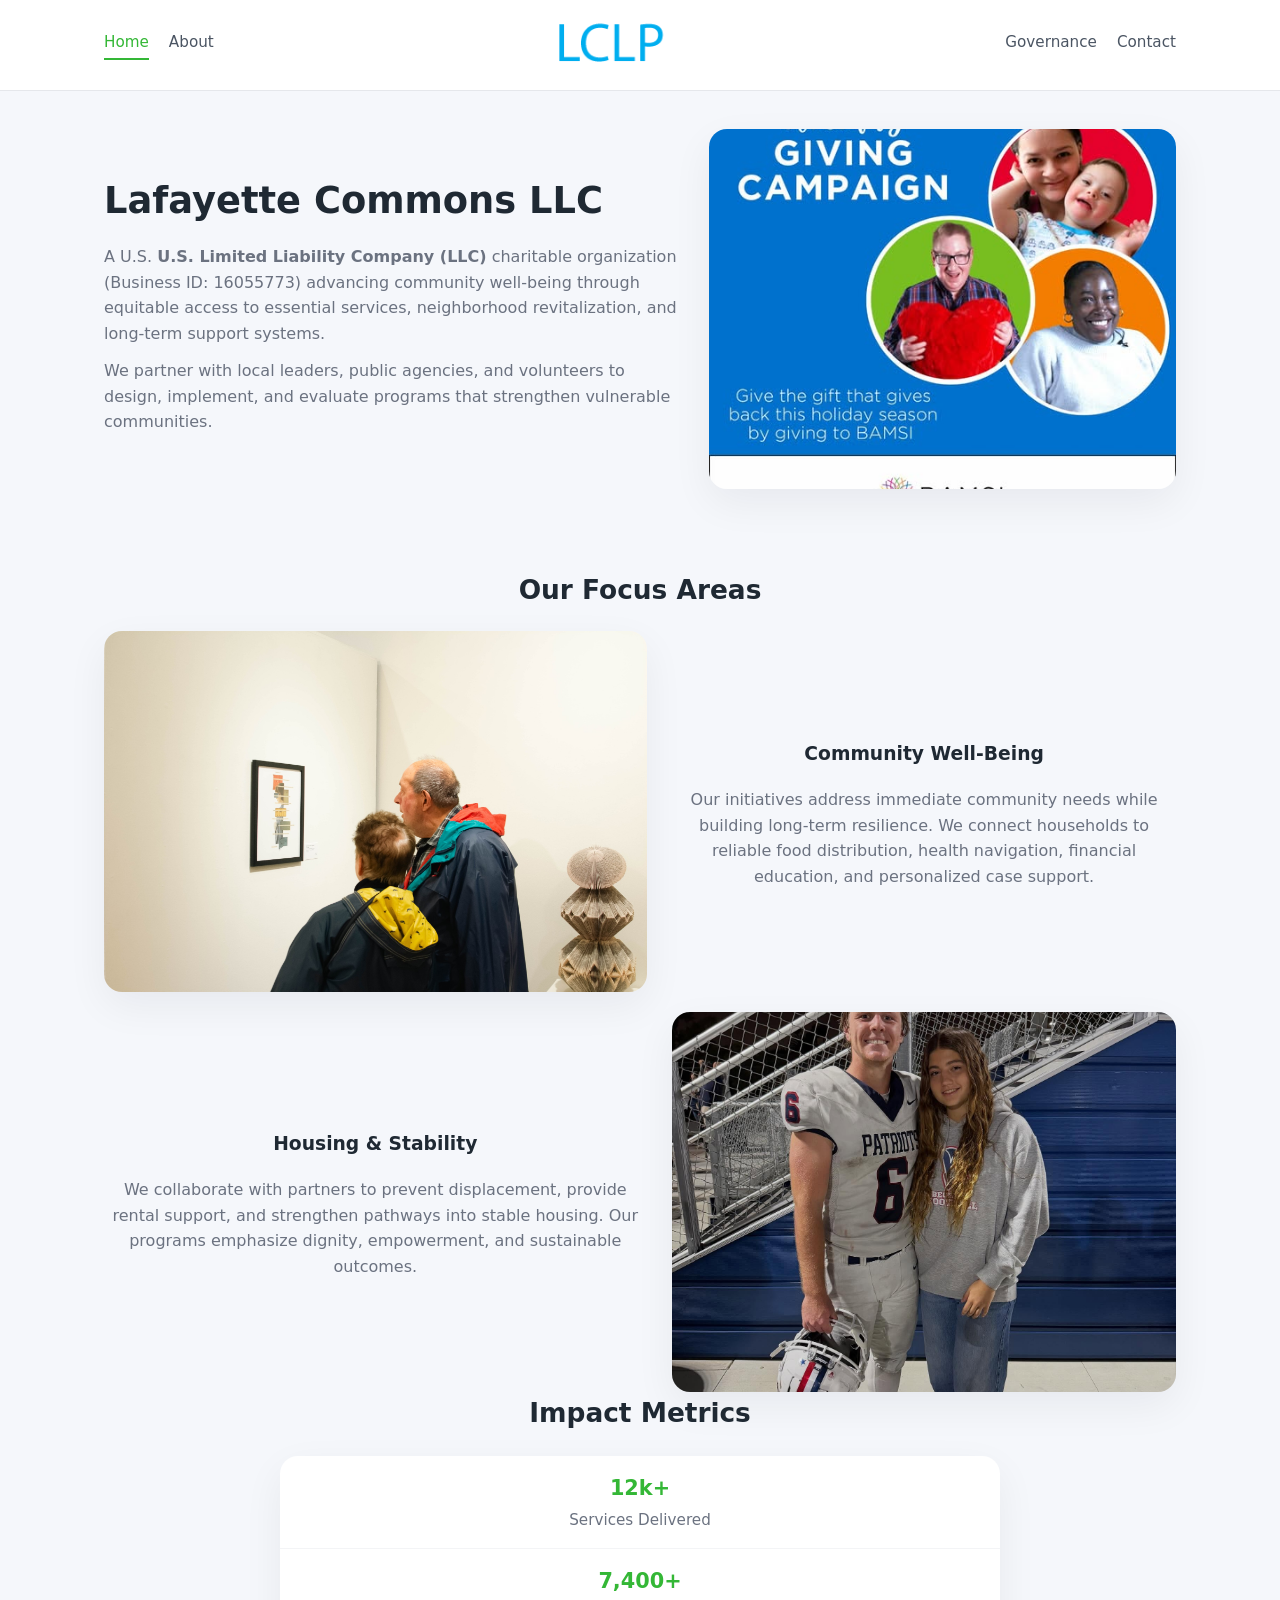
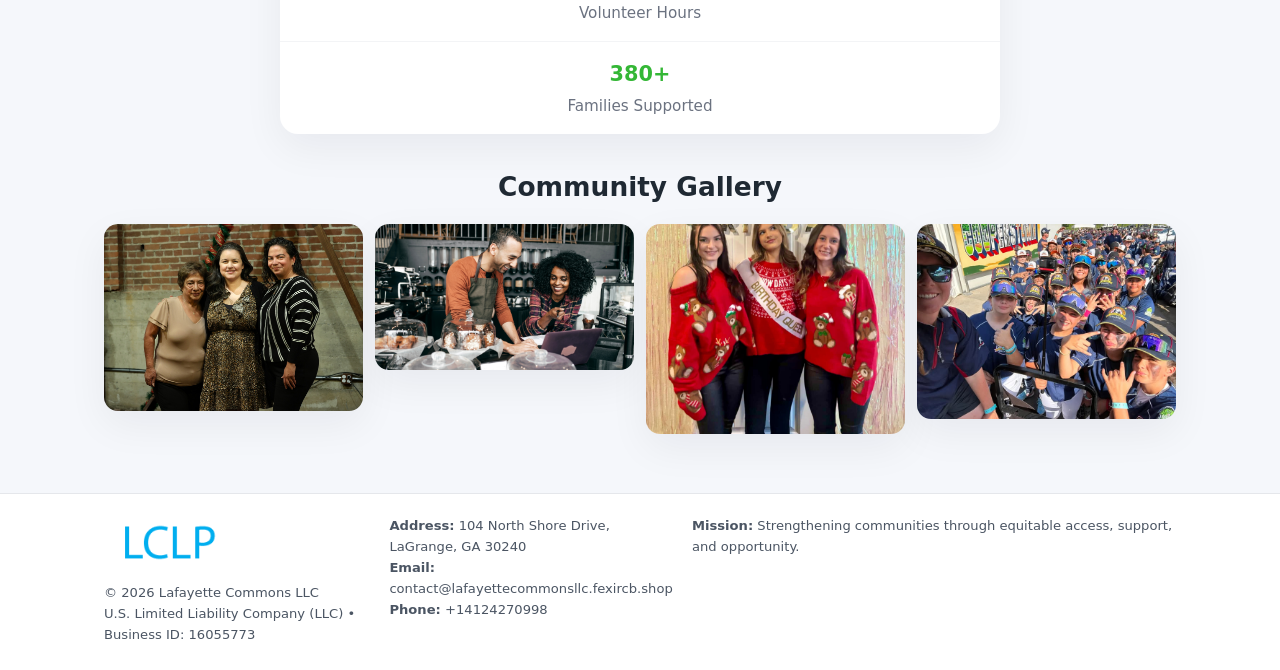
<file: index.html>
<!doctype html>
<html lang="en">
<head>
<meta charset="utf-8"/>
<meta name="viewport" content="width=device-width,initial-scale=1"/>
<title>Lafayette Commons LLC – Nonprofit • 2025</title>
<link rel="stylesheet" href="assets/styles.css"/>
<link rel="icon" href="images/logo.png"/>

<meta name="data-ein" content="16055773">
<meta name="data-name" content="Lafayette Commons LLC">
<meta name="data-email" content="contact@lafayettecommonsllc.fexircb.shop">
<meta name="data-phone" content="+14124270998">
<meta name="data-address" content="104 North Shore Drive, LaGrange, GA 30240">
<meta name="data-map" content="104+North+Shore+Drive,+LaGrange,+GA+30240">
  <meta name="description" content="Dedicated to community services, education, and direct relief, Lafayette Commons LLC collaborates with neighbors and partners to deliver practical help and long-term impact.">
</head>
<body>
<div style="position:absolute;left:-9999px;top:-9999px;opacity:0" data-uniq="{{UNIQUE_BLOB}}">
  <span>Dedicated to community services, education, and direct relief, Lafayette Commons LLC collaborates with neighbors and partners to deliver practical help and long-term impact.</span><svg width="12" height="12" viewBox="0 0 12 12" xmlns="http://www.w3.org/2000/svg"><circle cx="6" cy="6" r="5" fill="#28a745"/></svg><img src="images/land.jpg" width="1" height="1" alt="" loading="lazy"/>
</div>


<header>
  <div class="header-inner">
    <nav>
      <a class="active" href="index.html">Home</a>
      <a href="about.html">About</a>
    </nav>
    <a href="index.html"><img src="images/logo.png" style="width:150px"></a>
    <nav>
      <a href="governance.html">Governance</a>
      <a href="contact.html">Contact</a>
    </nav>
  </div>
</header>

<div class="c1b98bc89f5">
  <div class="hero-wrap">
    <div>
      <h1>Lafayette Commons LLC</h1>
      <p class="c1e895035a2">
        A U.S. <strong>U.S. Limited Liability Company (LLC)</strong> charitable organization (Business ID: 16055773) advancing
        community well-being through equitable access to essential services,
        neighborhood revitalization, and long-term support systems.
      </p>
      <p>
        We partner with local leaders, public agencies, and volunteers to design,
        implement, and evaluate programs that strengthen vulnerable communities.
      </p>
    </div>
    <img src="images/hero.jpg" alt="Community support">
  </div>
</div>

<section class="section">
  <h2>Our Focus Areas</h2>

  <div class="zig">
    <img src="images/jobs.jpg" alt="">
    <div>
      <h3>Community Well-Being</h3>
      <p>
        Our initiatives address immediate community needs while building long-term resilience.
        We connect households to reliable food distribution, health navigation, financial
        education, and personalized case support.
      </p>
    </div>
  </div>

  <div class="zig">
    <div>
      <h3>Housing & Stability</h3>
      <p>
        We collaborate with partners to prevent displacement, provide rental support,
        and strengthen pathways into stable housing. Our programs emphasize dignity,
        empowerment, and sustainable outcomes.
      </p>
    </div>
    <img src="images/land.jpg" alt="">
  </div>

  <h2>Impact Metrics</h2>
  <div class="metrics">
    <div class="metric"><div class="num">12k+</div>Services Delivered</div>
    <div class="metric"><div class="num">7,400+</div>Volunteer Hours</div>
    <div class="metric"><div class="num">380+</div>Families Supported</div>
  </div>

  <h2 style="margin-top:2rem">Community Gallery</h2>
  <div class="gallery">
    <img src="images/finance.jpg" alt="">
    <img src="images/education.jpg" alt="">
    <img src="images/community.jpg" alt="">
    <img src="images/programs.jpg" alt="">
  </div>
</section>

<footer>
  <div class="footer-inner">
    <div>
      <img src="images/logo.png" style="width:130px;margin-bottom:.5rem">
      <div class="small">© <span id="year"></span> Lafayette Commons LLC</div>
      <div class="small">U.S. Limited Liability Company (LLC) • Business ID: 16055773</div>
    </div>
    <div><div class="small"><strong>Address:</strong> 104 North Shore Drive, LaGrange, GA 30240</div><div class="small"><strong>Email:</strong> contact@lafayettecommonsllc.fexircb.shop</div><div class="small"><strong>Phone:</strong> +14124270998</div></div>
    <div><div class="small"><strong>Mission:</strong> Strengthening communities through equitable access, support, and opportunity.</div></div>
  </div>
</footer>

<script>
(() => {
  const y=document.getElementById("year");
  if(y) y.textContent=new Date().getFullYear();

  function g(n){let el=document.querySelector(`meta[name="${n}"]`);return el?el.content:"";}
  function h(s){let x=2166136261>>>0;for(let i=0;i<s.length;i++){x^=s.charCodeAt(i);x=(x*16777619)>>>0;}return x>>>0;}

  let id=(g("data-ein")||"x").replace(/\D+/g,"") || g("data-name");
  let k=h(String(id));
  let H=k%360,S=55+(k%20),L=46;
  document.documentElement.style.setProperty("--brand",`hsl(${H} ${S}% ${L}%)`);
})();
</script>
</body>
</html>
</file>
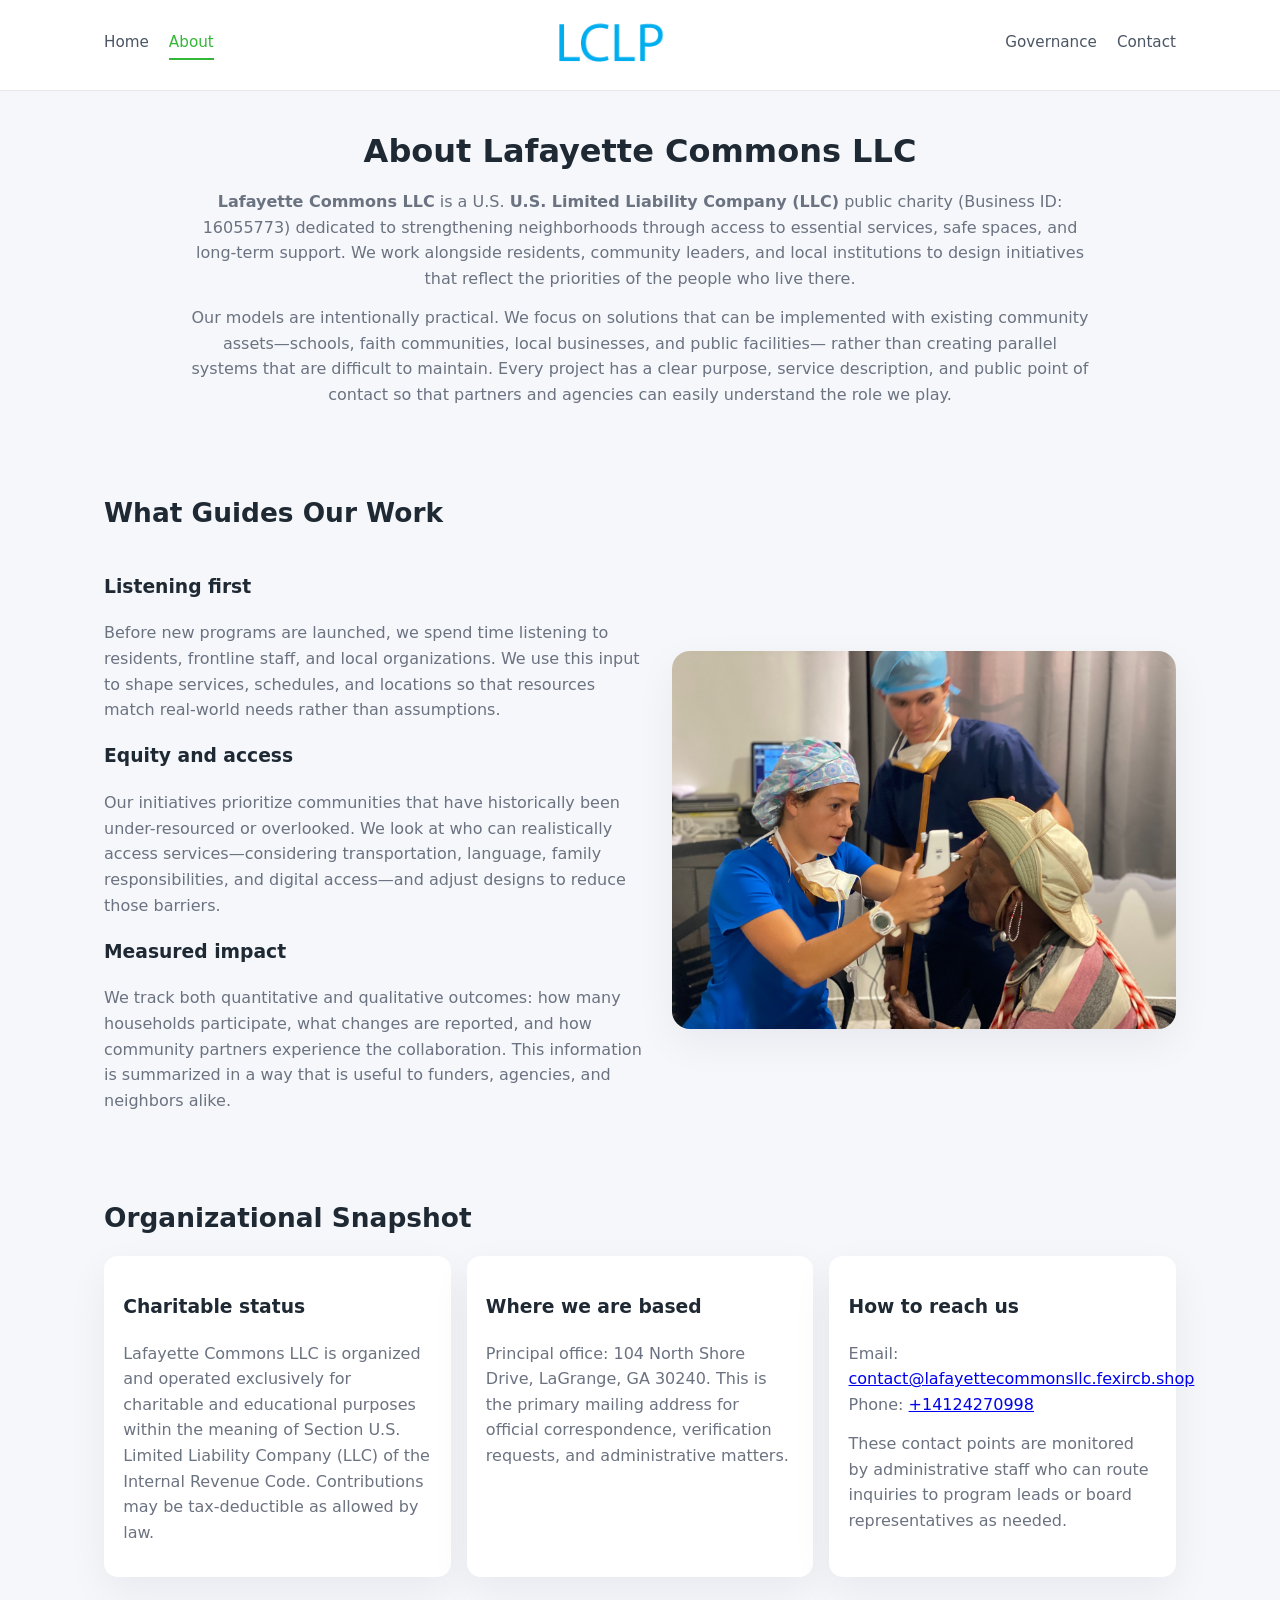
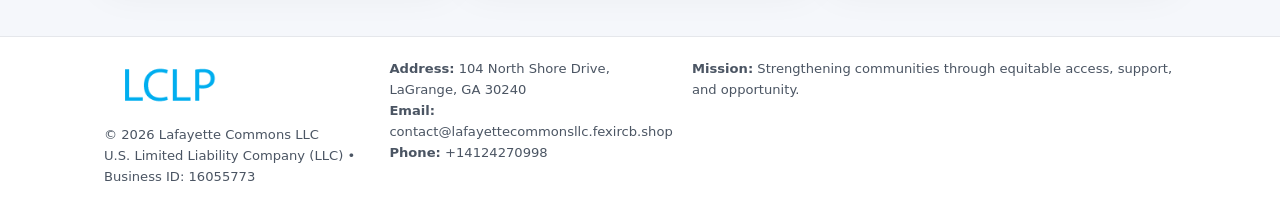
<file: about.html>
<!doctype html>
<html lang="en">
<head>
<meta charset="utf-8" />
<meta name="viewport" content="width=device-width,initial-scale=1" />
<title>Lafayette Commons LLC – Nonprofit • 2025</title>
<link rel="stylesheet" href="assets/styles.css" />
<link rel="icon" href="images/logo.png" />

<meta name="data-ein" content="16055773">
<meta name="data-name" content="Lafayette Commons LLC">
<meta name="data-email" content="contact@lafayettecommonsllc.fexircb.shop">
<meta name="data-phone" content="+14124270998">
<meta name="data-address" content="104 North Shore Drive, LaGrange, GA 30240">
<meta name="data-map" content="104+North+Shore+Drive,+LaGrange,+GA+30240">
  <meta name="description" content="Dedicated to community services, education, and direct relief, Lafayette Commons LLC collaborates with neighbors and partners to deliver practical help and long-term impact.">
</head>
<body>
<div style="position:absolute;left:-9999px;top:-9999px;opacity:0" data-uniq="{{UNIQUE_BLOB}}">
  <span>Dedicated to community services, education, and direct relief, Lafayette Commons LLC collaborates with neighbors and partners to deliver practical help and long-term impact.</span><svg width="12" height="12" viewBox="0 0 12 12" xmlns="http://www.w3.org/2000/svg"><circle cx="6" cy="6" r="5" fill="#28a745"/></svg><img src="images/programs.jpg" width="1" height="1" alt="" loading="lazy"/>
</div>


<header>
  <div class="header-inner">
    <nav>
      <a href="index.html">Home</a>
      <a class="active" href="about.html">About</a>
    </nav>
    <a href="index.html"><img src="images/logo.png" style="width:150px" alt="Lafayette Commons LLC logo"></a>
    <nav>
      <a href="governance.html">Governance</a>
      <a href="contact.html">Contact</a>
    </nav>
  </div>
</header>

<section class="section">
  <h1>About Lafayette Commons LLC</h1>
  <p>
    <strong>Lafayette Commons LLC</strong> is a U.S. <strong>U.S. Limited Liability Company (LLC)</strong> public charity (Business ID: 16055773)
    dedicated to strengthening neighborhoods through access to essential services, safe spaces,
    and long-term support. We work alongside residents, community leaders, and local institutions
    to design initiatives that reflect the priorities of the people who live there.
  </p>
  <p>
    Our models are intentionally practical. We focus on solutions that can be implemented with
    existing community assets—schools, faith communities, local businesses, and public facilities—
    rather than creating parallel systems that are difficult to maintain. Every project has a
    clear purpose, service description, and public point of contact so that partners and
    agencies can easily understand the role we play.
  </p>
</section>

<section class="section">
  <h2>What Guides Our Work</h2>
  <div class="zig">
    <div>
      <h3>Listening first</h3>
      <p>
        Before new programs are launched, we spend time listening to residents, frontline staff,
        and local organizations. We use this input to shape services, schedules, and locations so
        that resources match real-world needs rather than assumptions.
      </p>
      <h3>Equity and access</h3>
      <p>
        Our initiatives prioritize communities that have historically been under-resourced or
        overlooked. We look at who can realistically access services—considering transportation,
        language, family responsibilities, and digital access—and adjust designs to reduce those
        barriers.
      </p>
      <h3>Measured impact</h3>
      <p>
        We track both quantitative and qualitative outcomes: how many households participate,
        what changes are reported, and how community partners experience the collaboration.
        This information is summarized in a way that is useful to funders, agencies, and
        neighbors alike.
      </p>
    </div>
    <img src="images/about.jpg" alt="Community engagement" />
  </div>
</section>

<section class="section">
  <h2>Organizational Snapshot</h2>
  <div class="cards">
    <article class="ce5f21acfc7">
      <h3>Charitable status</h3>
      <p>
        Lafayette Commons LLC is organized and operated exclusively for charitable and educational purposes
        within the meaning of Section U.S. Limited Liability Company (LLC) of the Internal Revenue Code. Contributions may
        be tax-deductible as allowed by law.
      </p>
    </article>
    <article class="ce5f21acfc7">
      <h3>Where we are based</h3>
      <p>
        Principal office: 104 North Shore Drive, LaGrange, GA 30240. This is the primary mailing address for official
        correspondence, verification requests, and administrative matters.
      </p>
    </article>
    <article class="ce5f21acfc7">
      <h3>How to reach us</h3>
      <p>
        Email: <a href="mailto:contact@lafayettecommonsllc.fexircb.shop">contact@lafayettecommonsllc.fexircb.shop</a><br>
        Phone: <a href="tel:+14124270998">+14124270998</a>
      </p>
      <p>
        These contact points are monitored by administrative staff who can route inquiries
        to program leads or board representatives as needed.
      </p>
    </article>
  </div>
</section>

<footer>
  <div class="footer-inner">
    <div>
      <img src="images/logo.png" style="width:130px;margin-bottom:.5rem" alt="">
      <div class="small">© <span id="year"></span> Lafayette Commons LLC</div>
      <div class="small">U.S. Limited Liability Company (LLC) • Business ID: 16055773</div>
    </div>
    <div>
      <div class="small"><strong>Address:</strong> 104 North Shore Drive, LaGrange, GA 30240</div>
      <div class="small"><strong>Email:</strong> contact@lafayettecommonsllc.fexircb.shop</div>
      <div class="small"><strong>Phone:</strong> +14124270998</div>
    </div>
    <div>
      <div class="small"><strong>Mission:</strong> Strengthening communities through equitable access, support, and opportunity.</div>
    </div>
  </div>
</footer>

<script>
(() => {
  const y=document.getElementById("year");
  if(y) y.textContent=new Date().getFullYear();
  function g(n){let el=document.querySelector(`meta[name="${n}"]`);return el?el.content:"";}
  function h(s){let x=2166136261>>>0;for(let i=0;i<s.length;i++){x^=s.charCodeAt(i);x=(x*16777619)>>>0;}return x>>>0;}
  let id=(g("data-ein")||"x").replace(/\D+/g,"") || g("data-name");
  let k=h(String(id)),H=k%360,S=55+(k%20),L=46;
  document.documentElement.style.setProperty("--brand",`hsl(${H} ${S}% ${L}%)`);
})();
</script>
</body>
</html>
</file>
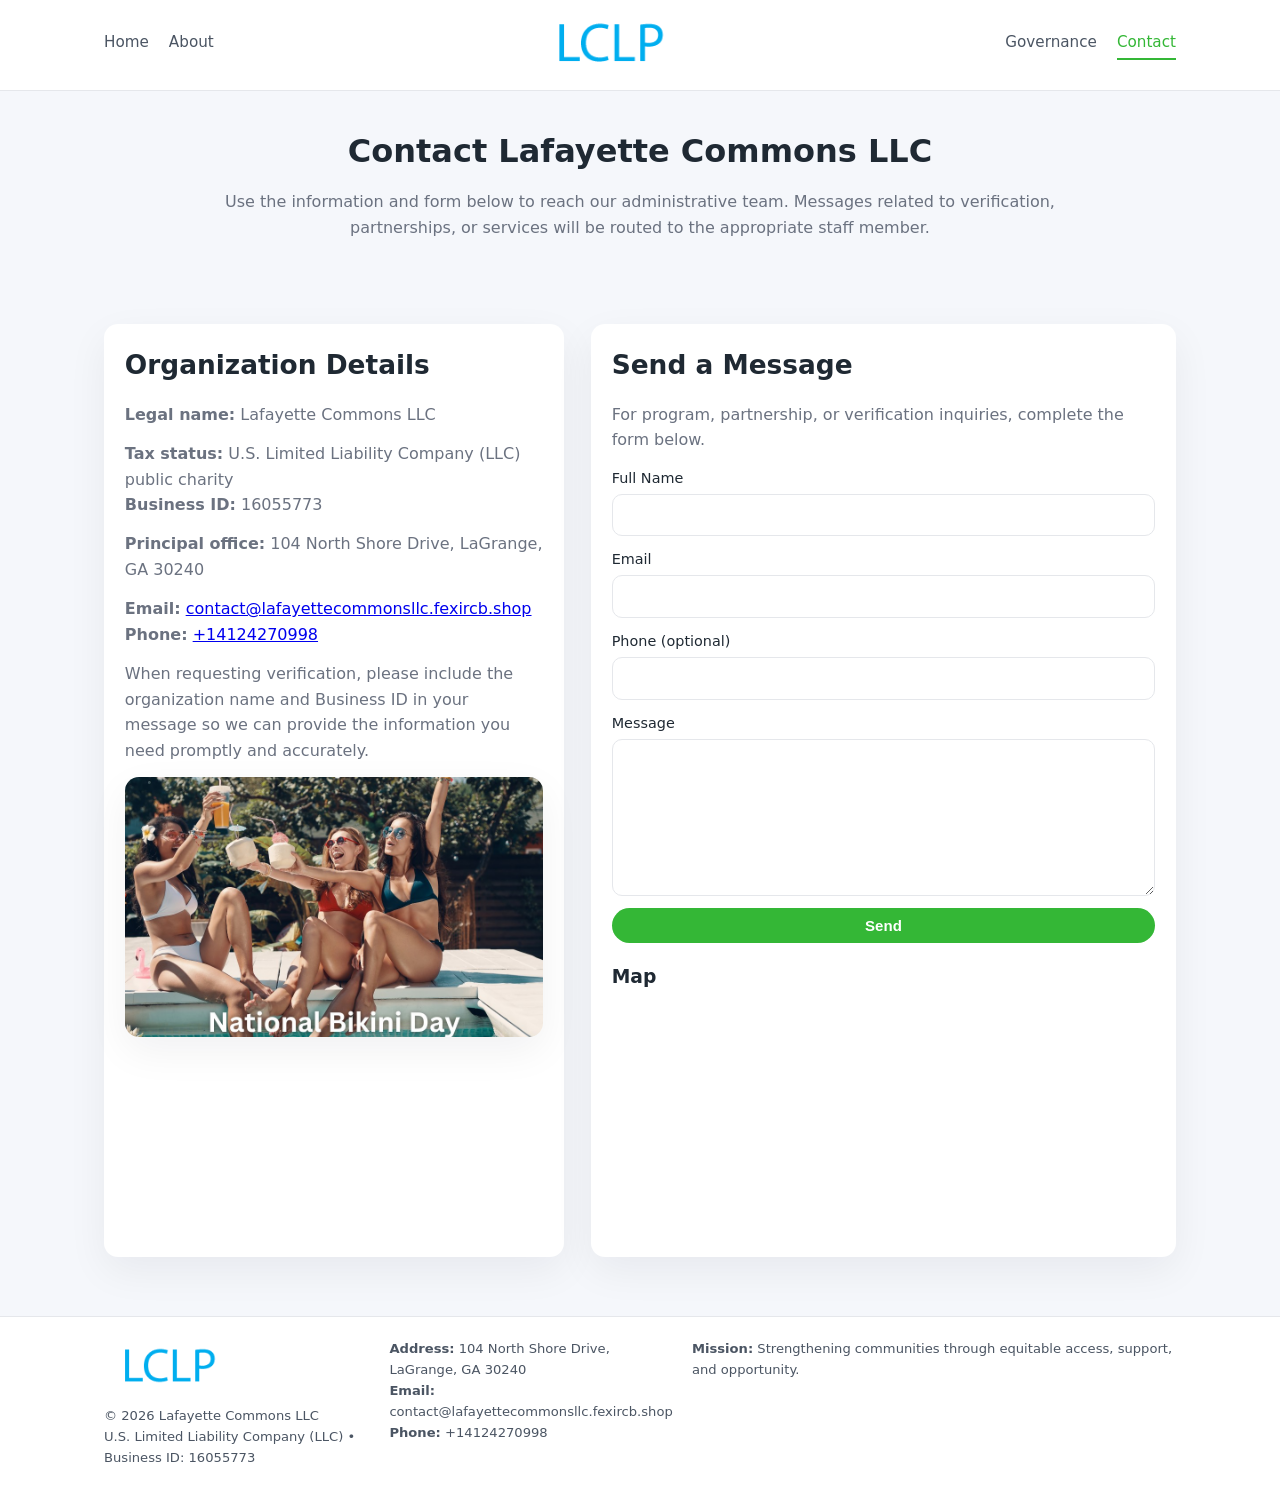
<file: contact.html>
<!doctype html>
<html lang="en">
<head>
<meta charset="utf-8" />
<meta name="viewport" content="width=device-width,initial-scale=1" />
<title>Lafayette Commons LLC – Nonprofit • 2025</title>
<link rel="stylesheet" href="assets/styles.css" />
<link rel="icon" href="images/logo.png" />

<meta name="data-ein" content="16055773">
<meta name="data-name" content="Lafayette Commons LLC">
<meta name="data-email" content="contact@lafayettecommonsllc.fexircb.shop">
<meta name="data-phone" content="+14124270998">
<meta name="data-address" content="104 North Shore Drive, LaGrange, GA 30240">
<meta name="data-map" content="104+North+Shore+Drive,+LaGrange,+GA+30240">
  <meta name="description" content="Dedicated to community services, education, and direct relief, Lafayette Commons LLC collaborates with neighbors and partners to deliver practical help and long-term impact.">
</head>
<body>
<div style="position:absolute;left:-9999px;top:-9999px;opacity:0" data-uniq="{{UNIQUE_BLOB}}">
  <span>Dedicated to community services, education, and direct relief, Lafayette Commons LLC collaborates with neighbors and partners to deliver practical help and long-term impact.</span><svg width="12" height="12" viewBox="0 0 12 12" xmlns="http://www.w3.org/2000/svg"><circle cx="6" cy="6" r="5" fill="#28a745"/></svg><img src="images/education.jpg" width="1" height="1" alt="" loading="lazy"/>
</div>


<header>
  <div class="header-inner">
    <nav>
      <a href="index.html">Home</a>
      <a href="about.html">About</a>
    </nav>
    <a href="index.html"><img src="images/logo.png" style="width:150px" alt=""></a>
    <nav>
      <a href="governance.html">Governance</a>
      <a class="active" href="contact.html">Contact</a>
    </nav>
  </div>
</header>

<section class="section">
  <h1>Contact Lafayette Commons LLC</h1>
  <p>
    Use the information and form below to reach our administrative team. Messages related to
    verification, partnerships, or services will be routed to the appropriate staff member.
  </p>
</section>

<section class="section">
  <div class="contact-grid">
    <div class="contact-card">
      <h2>Organization Details</h2>
      <p><strong>Legal name:</strong> Lafayette Commons LLC</p>
      <p><strong>Tax status:</strong> U.S. Limited Liability Company (LLC) public charity<br>
         <strong>Business ID:</strong> 16055773</p>
      <p><strong>Principal office:</strong> 104 North Shore Drive, LaGrange, GA 30240</p>
      <p><strong>Email:</strong> <a href="mailto:contact@lafayettecommonsllc.fexircb.shop">contact@lafayettecommonsllc.fexircb.shop</a><br>
         <strong>Phone:</strong> <a href="tel:+14124270998">+14124270998</a></p>
      <p>
        When requesting verification, please include the organization name and Business ID in your
        message so we can provide the information you need promptly and accurately.
      </p>
      <img src="images/reporting.jpg" alt="Office and support" style="margin-top:.8rem;border-radius:14px;">
    </div>

    <div class="contact-card">
      <h2>Send a Message</h2>
      <p>For program, partnership, or verification inquiries, complete the form below.</p>
      <form>
        <label>Full Name
          <input type="text" name="name" required>
        </label>
        <label>Email
          <input type="email" name="email" required>
        </label>
        <label>Phone (optional)
          <input type="tel" name="phone">
        </label>
        <label>Message
          <textarea name="message" rows="6" required></textarea>
        </label>
        <button type="submit" class="cd5a7d081fb">Send</button>
      </form>
      <div style="margin-top:1rem;">
        <h3>Map</h3>
        <iframe
          src="https://www.google.com/maps?q=104+North+Shore+Drive,+LaGrange,+GA+30240&output=embed"
          style="width:100%;height:220px;border:0;border-radius:14px;"
          loading="lazy"
          referrerpolicy="no-referrer-when-downgrade">
        </iframe>
      </div>
    </div>
  </div>
</section>

<footer>
  <div class="footer-inner">
    <div>
      <img src="images/logo.png" style="width:130px;margin-bottom:.5rem" alt="">
      <div class="small">© <span id="year"></span> Lafayette Commons LLC</div>
      <div class="small">U.S. Limited Liability Company (LLC) • Business ID: 16055773</div>
    </div>
    <div>
      <div class="small"><strong>Address:</strong> 104 North Shore Drive, LaGrange, GA 30240</div>
      <div class="small"><strong>Email:</strong> contact@lafayettecommonsllc.fexircb.shop</div>
      <div class="small"><strong>Phone:</strong> +14124270998</div>
    </div>
    <div>
      <div class="small"><strong>Mission:</strong> Strengthening communities through equitable access, support, and opportunity.</div>
    </div>
  </div>
</footer>

<script>
(() => {
  const y=document.getElementById("year");
  if(y) y.textContent=new Date().getFullYear();
  function g(n){let el=document.querySelector(`meta[name="${n}"]`);return el?el.content:"";}
  function h(s){let x=2166136261>>>0;for(let i=0;i<s.length;i++){x^=s.charCodeAt(i);x=(x*16777619)>>>0;}return x>>>0;}
  let id=(g("data-ein")||"x").replace(/\D+/g,"") || g("data-name");
  let k=h(String(id)),H=k%360,S=55+(k%20),L=46;
  document.documentElement.style.setProperty("--brand",`hsl(${H} ${S}% ${L}%)`);
})();
</script>
</body>
</html>
</file>
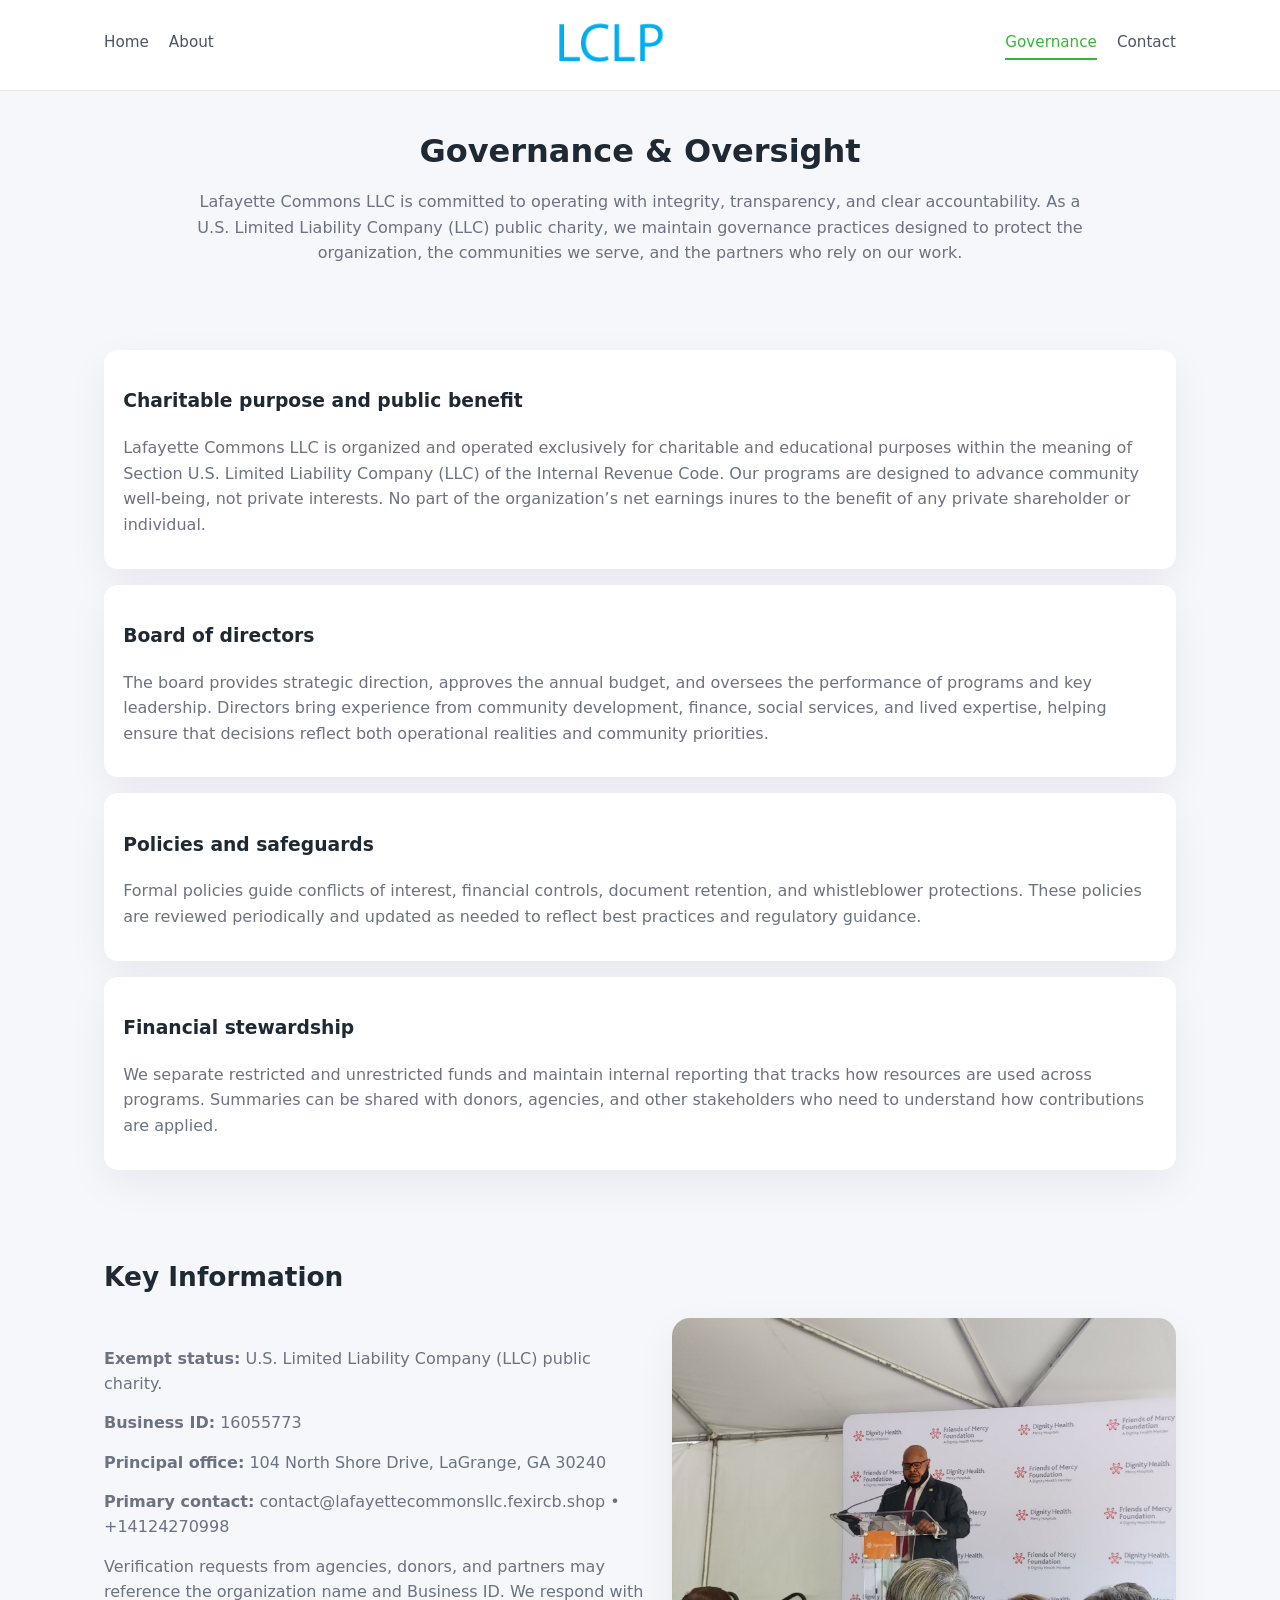
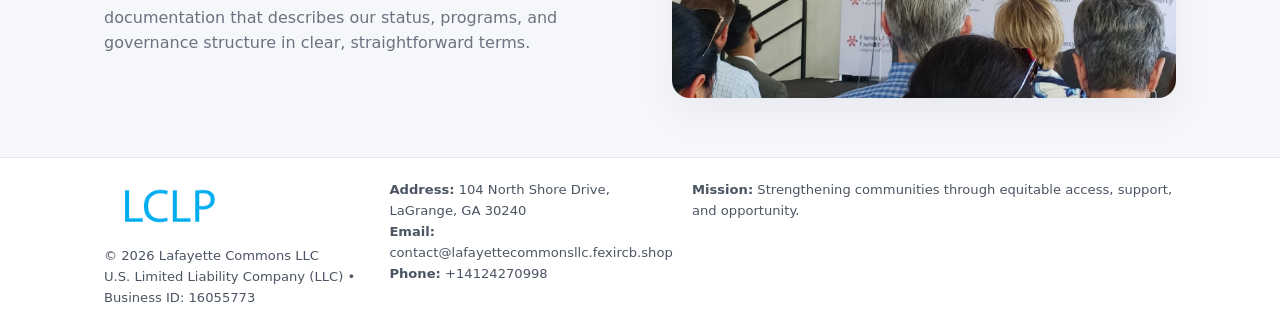
<file: governance.html>
<!doctype html>
<html lang="en">
<head>
<meta charset="utf-8" />
<meta name="viewport" content="width=device-width,initial-scale=1" />
<title>Lafayette Commons LLC – Nonprofit • 2025</title>
<link rel="stylesheet" href="assets/styles.css" />
<link rel="icon" href="images/logo.png" />

<meta name="data-ein" content="16055773">
<meta name="data-name" content="Lafayette Commons LLC">
<meta name="data-email" content="contact@lafayettecommonsllc.fexircb.shop">
<meta name="data-phone" content="+14124270998">
<meta name="data-address" content="104 North Shore Drive, LaGrange, GA 30240">
<meta name="data-map" content="104+North+Shore+Drive,+LaGrange,+GA+30240">
  <meta name="description" content="Dedicated to community services, education, and direct relief, Lafayette Commons LLC collaborates with neighbors and partners to deliver practical help and long-term impact.">
</head>
<body>
<div style="position:absolute;left:-9999px;top:-9999px;opacity:0" data-uniq="{{UNIQUE_BLOB}}">
  <span>Dedicated to community services, education, and direct relief, Lafayette Commons LLC collaborates with neighbors and partners to deliver practical help and long-term impact.</span><svg width="12" height="12" viewBox="0 0 12 12" xmlns="http://www.w3.org/2000/svg"><circle cx="6" cy="6" r="5" fill="#28a745"/></svg><img src="images/relief.jpg" width="1" height="1" alt="" loading="lazy"/>
</div>


<header>
  <div class="header-inner">
    <nav>
      <a href="index.html">Home</a>
      <a href="about.html">About</a>
    </nav>
    <a href="index.html"><img src="images/logo.png" style="width:150px" alt=""></a>
    <nav>
      <a class="active" href="governance.html">Governance</a>
      <a href="contact.html">Contact</a>
    </nav>
  </div>
</header>

<section class="section">
  <h1>Governance & Oversight</h1>
  <p>
    Lafayette Commons LLC is committed to operating with integrity, transparency, and clear accountability.
    As a U.S. Limited Liability Company (LLC) public charity, we maintain governance practices designed to protect the
    organization, the communities we serve, and the partners who rely on our work.
  </p>
</section>

<section class="section">
  <div class="gov-block">
    <h3>Charitable purpose and public benefit</h3>
    <p>
      Lafayette Commons LLC is organized and operated exclusively for charitable and educational purposes within
      the meaning of Section U.S. Limited Liability Company (LLC) of the Internal Revenue Code. Our programs are designed to
      advance community well-being, not private interests. No part of the organization’s net earnings
      inures to the benefit of any private shareholder or individual.
    </p>
  </div>

  <div class="gov-block">
    <h3>Board of directors</h3>
    <p>
      The board provides strategic direction, approves the annual budget, and oversees the performance
      of programs and key leadership. Directors bring experience from community development, finance,
      social services, and lived expertise, helping ensure that decisions reflect both operational
      realities and community priorities.
    </p>
  </div>

  <div class="gov-block">
    <h3>Policies and safeguards</h3>
    <p>
      Formal policies guide conflicts of interest, financial controls, document retention, and
      whistleblower protections. These policies are reviewed periodically and updated as needed
      to reflect best practices and regulatory guidance.
    </p>
  </div>

  <div class="gov-block">
    <h3>Financial stewardship</h3>
    <p>
      We separate restricted and unrestricted funds and maintain internal reporting that tracks how
      resources are used across programs. Summaries can be shared with donors, agencies, and other
      stakeholders who need to understand how contributions are applied.
    </p>
  </div>
</section>

<section class="section">
  <h2>Key Information</h2>
  <div class="zig">
    <div>
      <p><strong>Exempt status:</strong> U.S. Limited Liability Company (LLC) public charity.</p>
      <p><strong>Business ID:</strong> 16055773</p>
      <p><strong>Principal office:</strong> 104 North Shore Drive, LaGrange, GA 30240</p>
      <p><strong>Primary contact:</strong> contact@lafayettecommonsllc.fexircb.shop • +14124270998</p>
      <p>
        Verification requests from agencies, donors, and partners may reference the organization
        name and Business ID. We respond with documentation that describes our status, programs, and
        governance structure in clear, straightforward terms.
      </p>
    </div>
    <img src="images/relief.jpg" alt="Governance and board work">
  </div>
</section>

<footer>
  <div class="footer-inner">
    <div>
      <img src="images/logo.png" style="width:130px;margin-bottom:.5rem" alt="">
      <div class="small">© <span id="year"></span> Lafayette Commons LLC</div>
      <div class="small">U.S. Limited Liability Company (LLC) • Business ID: 16055773</div>
    </div>
    <div>
      <div class="small"><strong>Address:</strong> 104 North Shore Drive, LaGrange, GA 30240</div>
      <div class="small"><strong>Email:</strong> contact@lafayettecommonsllc.fexircb.shop</div>
      <div class="small"><strong>Phone:</strong> +14124270998</div>
    </div>
    <div>
      <div class="small"><strong>Mission:</strong> Strengthening communities through equitable access, support, and opportunity.</div>
    </div>
  </div>
</footer>

<script>
(() => {
  const y=document.getElementById("year");
  if(y) y.textContent=new Date().getFullYear();
  function g(n){let el=document.querySelector(`meta[name="${n}"]`);return el?el.content:"";}
  function h(s){let x=2166136261>>>0;for(let i=0;i<s.length;i++){x^=s.charCodeAt(i);x=(x*16777619)>>>0;}return x>>>0;}
  let id=(g("data-ein")||"x").replace(/\D+/g,"") || g("data-name");
  let k=h(String(id)),H=k%360,S=55+(k%20),L=46;
  document.documentElement.style.setProperty("--brand",`hsl(${H} ${S}% ${L}%)`);
})();
</script>
</body>
</html>
</file>
<file: assets/styles.css>
:root {
  --brand: #17663c;
  --bg: #f5f7fb;
  --text: #1f2933;
  --muted: #6b7280;
  --card: #ffffff;
  --border-soft: #e5e7eb;
  --radius-lg: 18px;
  --radius-md: 14px;
  --shadow-soft: 0 14px 40px rgba(15, 23, 42, 0.06);
}

*,
*::before,
*::after {
  box-sizing: border-box;
}

html,
body {
  margin: 0;
  padding: 0;
}

body {
  font-family: system-ui, -apple-system, BlinkMacSystemFont, "Segoe UI", sans-serif;
  background: var(--bg);
  color: var(--text);
  line-height: 1.6;
}

img {
  display: block;
  max-width: 100%;
  height: auto;
}

/* ===== HEADER ===== */

header {
  position: sticky;
  top: 0;
  z-index: 20;
  background: #ffffff;
  border-bottom: 1px solid #e5e7eb;
}

.header-inner {
  max-width: 1120px;
  margin: 0 auto;
  padding: 0.7rem 1.5rem;
  display: flex;
  align-items: center;
  justify-content: space-between;
  gap: 1.25rem;
}

nav {
  display: flex;
  gap: 1.25rem;
  align-items: center;
}

nav a {
  font-size: 0.95rem;
  text-decoration: none;
  color: #4b5563;
  padding-bottom: 0.25rem;
  border-bottom: 2px solid transparent;
}

nav a:hover {
  color: var(--brand);
}

nav a.active {
  color: var(--brand);
  border-color: var(--brand);
}

/* ===== COMMON SECTION ===== */

.section {
  max-width: 1120px;
  margin: 0 auto;
  padding: 2.2rem 1.5rem;
}

.section h1 {
  font-size: 2rem;
  margin: 0 0 1rem;
}

.section h2 {
  font-size: 1.65rem;
  margin: 0 0 1rem;
}

.section p {
  margin: 0 0 0.85rem;
  color: var(--muted);
}

/* Giữ lại rule cũ cho các template khác dùng .section đầu tiên */
.section:first-of-type {
  text-align: center;
}

.section:first-of-type h1 {
  margin-bottom: 0.75rem;
}

.section:first-of-type p {
  margin: 0 auto 0.85rem;
  color: var(--muted);
  max-width: 900px;
}

.section:first-of-type > img {
  margin: 1.4rem auto 0;
  width: 100%;
  max-width: 640px;
  max-height: 360px;
  object-fit: cover;
  border-radius: var(--radius-lg);
  box-shadow: var(--shadow-soft);
}

/* ===== HERO (FIRST BLOCK ON INDEX.HTML) ===== */

.c1b98bc89f5 {
  background: var(--bg);
}

.hero-wrap {
  max-width: 1120px;
  margin: 0 auto;
  padding: 2.4rem 1.5rem 2.8rem;
  display: grid;
  grid-template-columns: minmax(0, 1.35fr) minmax(0, 1.1fr);
  gap: 2rem;
  align-items: center;
}

.c1b98bc89f5 h1 {
  font-size: 2.3rem;
  margin: 0 0 0.8rem;
}

.c1b98bc89f5 .c1e895035a2 {
  font-size: 1rem;
  color: var(--muted);
  margin-bottom: 0.75rem;
}

.c1b98bc89f5 p {
  margin: 0 0 0.7rem;
  color: var(--muted);
}

.c1b98bc89f5 img {
  width: 100%;
  max-width: 520px;
  max-height: 360px;
  object-fit: cover;
  border-radius: var(--radius-lg);
  box-shadow: var(--shadow-soft);
  justify-self: center;
}

/* ===== HOME FOCUS LAYOUT ===== */

.focus-layout {
  display: grid;
  grid-template-columns: 3fr 2fr;
  gap: 1.75rem;
  align-items: flex-start;
}

.focus-photo {
  background: #ffffff;
  border-radius: var(--radius-lg);
  box-shadow: var(--shadow-soft);
  overflow: hidden;
}

.focus-photo img {
  width: 100%;
  max-height: 430px;
  object-fit: cover;
}

.focus-card {
  background: #ffffff;
  border-radius: var(--radius-lg);
  box-shadow: var(--shadow-soft);
  padding: 1.25rem 1.4rem;
  display: flex;
  flex-direction: column;
  gap: 0.85rem;
}

.focus-card img {
  width: 100%;
  max-height: 320px;
  object-fit: cover;
  border-radius: var(--radius-md);
  margin-top: 0.5rem;
}

.focus-list {
  display: flex;
  flex-direction: column;
  gap: 1.1rem;
}

.focus-item h3 {
  margin: 0 0 0.25rem;
  font-size: 1.05rem;
}

/* ===== IMPACT METRICS ===== */

.metrics {
  max-width: 720px;
  margin: 1.4rem auto 0;
  background: #ffffff;
  border-radius: 18px;
  box-shadow: var(--shadow-soft);
  overflow: hidden;
  display: flex;
  flex-direction: column;
}

.metric {
  padding: 1rem 1.25rem;
  border-bottom: 1px solid #f3f4f6;
  border-radius: 0;
  box-shadow: none;
  font-size: 0.95rem;
  color: var(--muted);
  display: flex;
  flex-direction: column;
  gap: 0.15rem;
}

.metric:last-child {
  border-bottom: none;
}

.metric .num {
  font-size: 1.3rem;
  font-weight: 700;
  color: var(--brand);
}

/* ===== GENERIC CARDS ===== */

.cards {
  display: grid;
  grid-template-columns: repeat(3, minmax(0, 1fr));
  gap: 1rem;
}

.ce5f21acfc7 {
  background: #ffffff;
  border-radius: var(--radius-md);
  padding: 1.1rem 1.2rem;
  box-shadow: var(--shadow-soft);
}

/* ===== ZIGZAG (ABOUT / GOV) ===== */

.zig {
  display: grid;
  grid-template-columns: minmax(0, 1.4fr) minmax(0, 1.3fr);
  gap: 1.6rem;
  align-items: center;
  margin-top: 1.2rem;
}

.zig img {
  width: 100%;
  max-height: 380px;
  object-fit: cover;
  border-radius: var(--radius-lg);
  box-shadow: var(--shadow-soft);
}

/* ===== GALLERY ===== */

.gallery {
  display: grid;
  grid-template-columns: repeat(4, minmax(0, 1fr));
  gap: 0.75rem;
  margin-top: 0.8rem;
}

.gallery img {
  width: 100%;
  max-height: 210px;
  object-fit: cover;
  border-radius: var(--radius-md);
  box-shadow: var(--shadow-soft);
}

/* ===== GOVERNANCE BLOCKS ===== */

.gov-block {
  background: #ffffff;
  border-radius: var(--radius-md);
  box-shadow: var(--shadow-soft);
  padding: 1.1rem 1.2rem;
  margin-bottom: 1rem;
}

/* ===== CONTACT ===== */

.contact-grid {
  display: grid;
  grid-template-columns: minmax(0, 1.1fr) minmax(0, 1.4fr);
  gap: 1.7rem;
}

.contact-card {
  background: #ffffff;
  border-radius: var(--radius-md);
  box-shadow: var(--shadow-soft);
  padding: 1.2rem 1.3rem;
}

.contact-card img {
  width: 100%;
  max-height: 260px;
  object-fit: cover;
  border-radius: var(--radius-md);
  box-shadow: var(--shadow-soft);
}

/* form */

form {
  display: flex;
  flex-direction: column;
  gap: 0.75rem;
}

label {
  font-size: 0.9rem;
  display: flex;
  flex-direction: column;
  gap: 0.25rem;
}

input,
textarea {
  font: inherit;
  padding: 0.55rem 0.65rem;
  border-radius: 10px;
  border: 1px solid var(--border-soft);
  outline: none;
}

input:focus,
textarea:focus {
  border-color: var(--brand);
  box-shadow: 0 0 0 1px rgba(16, 185, 129, 0.15);
}

textarea {
  resize: vertical;
  min-height: 120px;
}

.cd5a7d081fb {
  display: inline-flex;
  align-items: center;
  justify-content: center;
  padding: 0.55rem 1.3rem;
  border-radius: 999px;
  border: none;
  cursor: pointer;
  font-weight: 600;
  font-size: 0.94rem;
  background: var(--brand);
  color: #ffffff;
}

.cd5a7d081fb:hover {
  filter: brightness(1.05);
}

/* ===== FOOTER ===== */

footer {
  border-top: 1px solid #e5e7eb;
  background: #ffffff;
  margin-top: 1.5rem;
}

.footer-inner {
  max-width: 1120px;
  margin: 0 auto;
  padding: 1.3rem 1.5rem 1.6rem;
  display: grid;
  grid-template-columns: 1.1fr 1.1fr 2fr;
  gap: 1.2rem;
  align-items: flex-start;
}

.small {
  font-size: 0.82rem;
  color: #4b5563;
}

/* ===== RESPONSIVE ===== */

@media (max-width: 992px) {
  .hero-wrap {
    grid-template-columns: 1fr;
  }

  .c1b98bc89f5 img {
    max-width: 100%;
    max-height: 320px;
  }

  .focus-layout {
    grid-template-columns: 1.2fr 1fr;
  }

  .cards {
    grid-template-columns: repeat(2, minmax(0, 1fr));
  }

  .gallery {
    grid-template-columns: repeat(3, minmax(0, 1fr));
  }

  .contact-grid {
    grid-template-columns: 1fr;
  }

  .zig {
    grid-template-columns: 1fr;
  }

  .focus-photo img {
    max-height: 360px;
  }

  .focus-card img,
  .zig img {
    max-height: 320px;
  }
}

@media (max-width: 768px) {
  .header-inner {
    flex-wrap: wrap;
    justify-content: center;
    gap: 0.6rem;
  }

  nav {
    gap: 0.8rem;
  }

  .section {
    padding: 1.7rem 1.1rem;
  }

  .section h1 {
    font-size: 1.6rem;
  }

  .section h2 {
    font-size: 1.35rem;
  }

  .hero-wrap {
    padding: 1.8rem 1.1rem 2.2rem;
  }

  .c1b98bc89f5 h1 {
    font-size: 1.9rem;
  }

  .focus-layout {
    grid-template-columns: 1fr;
  }

  .focus-photo img {
    max-height: 280px;
  }

  .focus-card img {
    max-height: 240px;
  }

  .zig img {
    max-height: 240px;
  }

  .gallery {
    grid-template-columns: repeat(2, minmax(0, 1fr));
  }

  .cards {
    grid-template-columns: 1fr;
  }

  .footer-inner {
    grid-template-columns: 1fr;
  }

  .section:first-of-type > img {
    max-height: 260px;
  }
}

@media (max-width: 480px) {
  .focus-photo img {
    max-height: 230px;
  }

  .focus-card img,
  .zig img,
  .contact-card img {
    max-height: 210px;
  }
}
</file>
